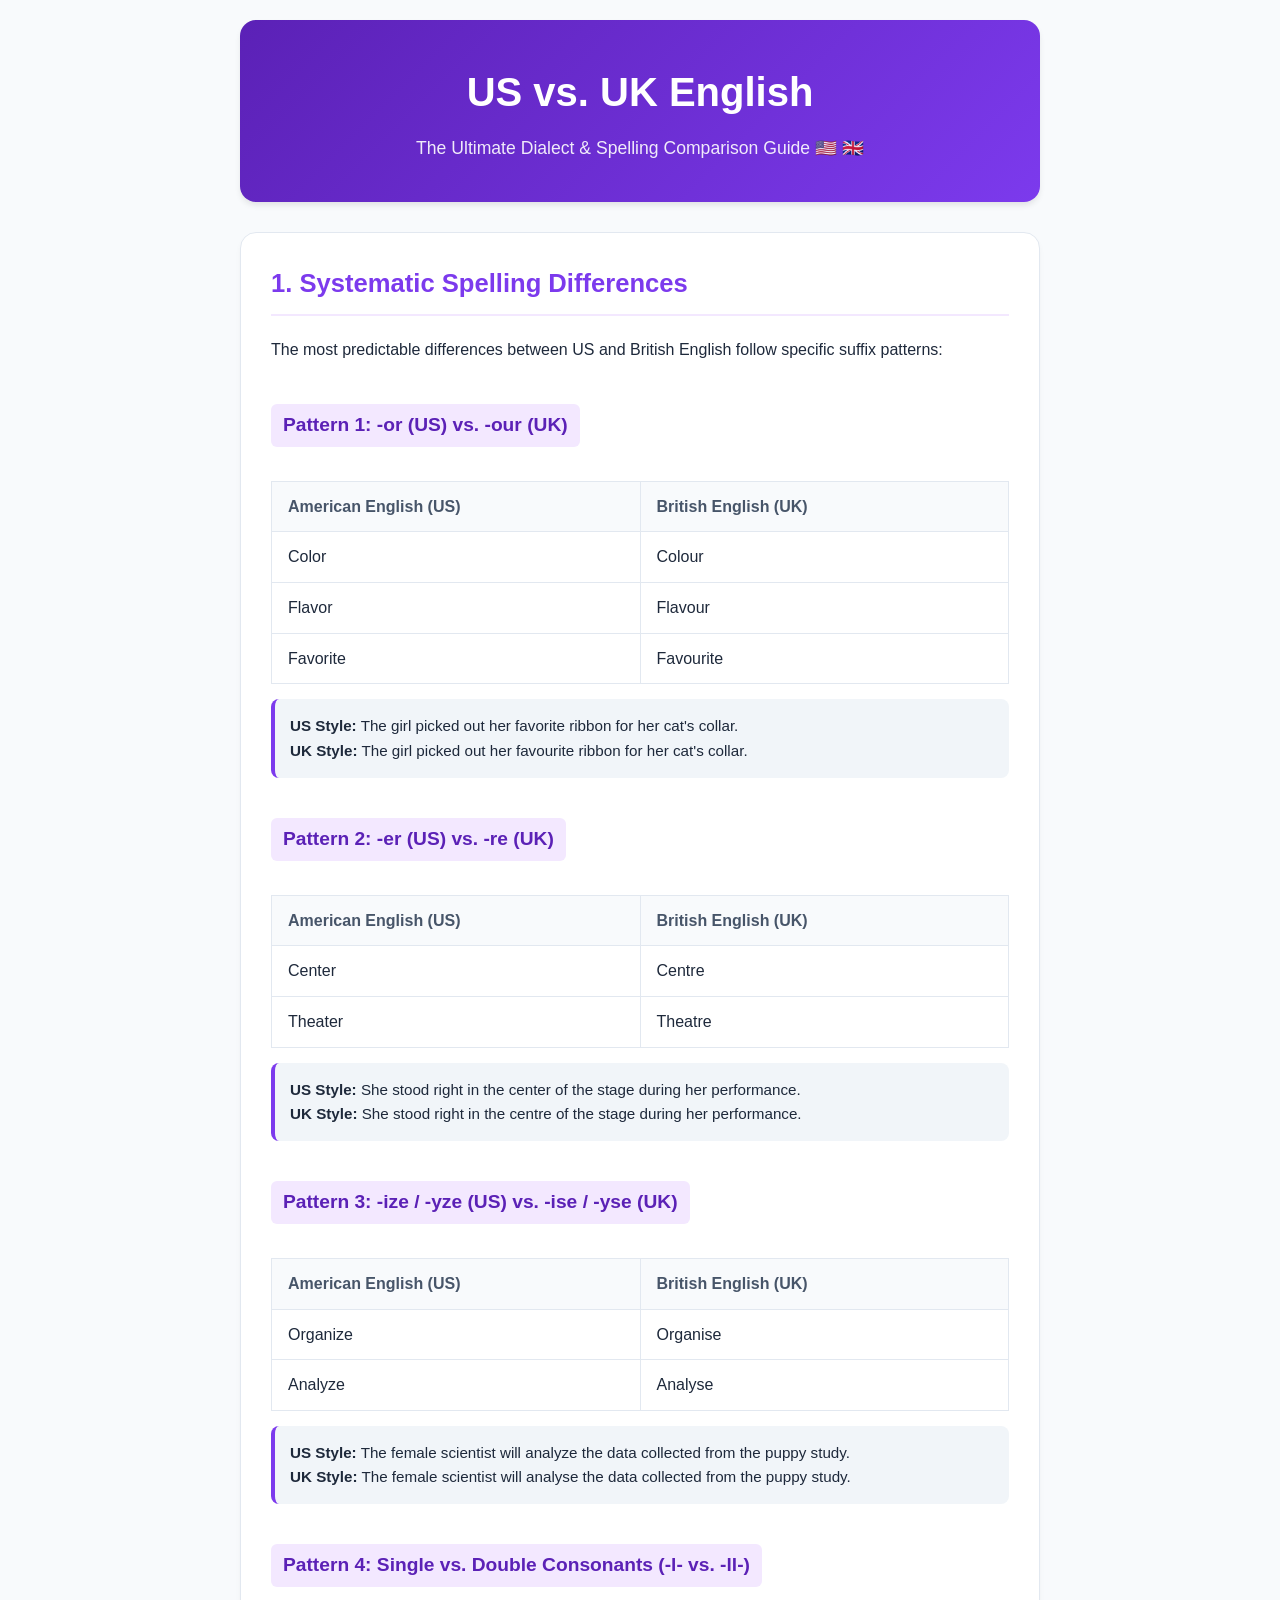
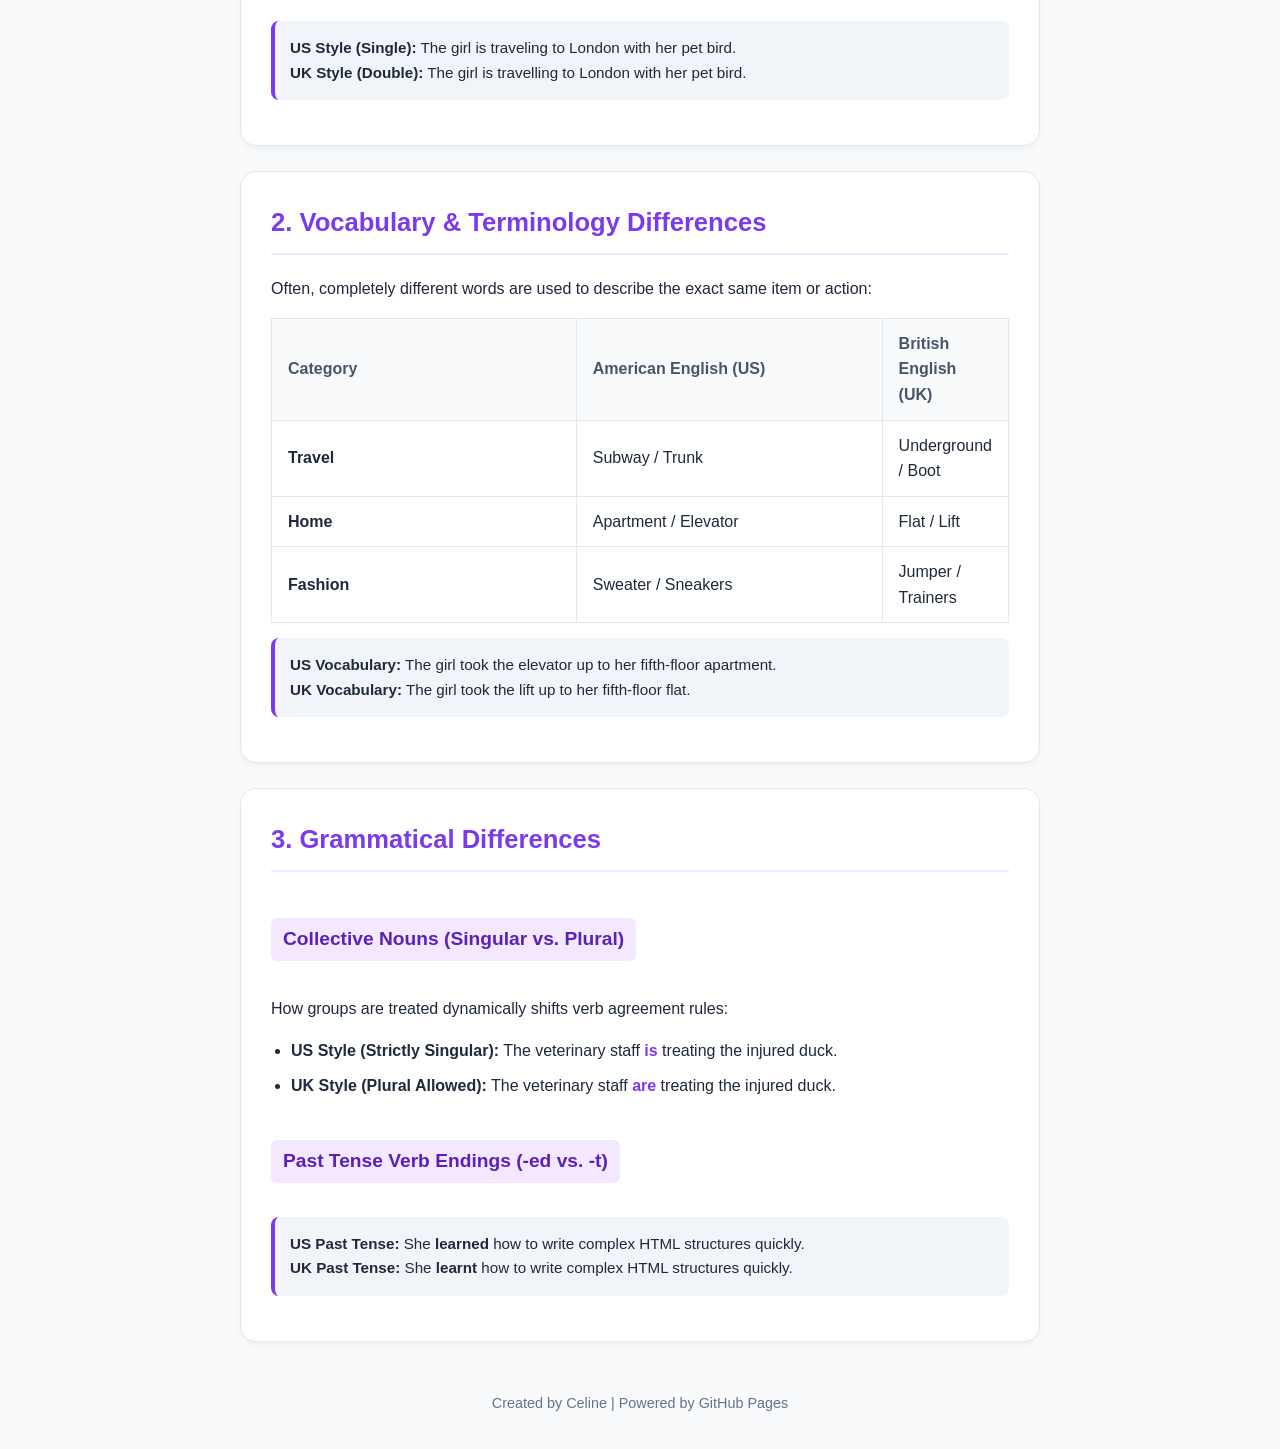
<file: American and British English/index.html>
<!DOCTYPE html>
<html lang="en">
<head>
    <meta charset="UTF-8">
    <meta name="viewport" content="width=device-width, initial-scale=1.0">
    <title>American English vs. British English Guide</title>
    <link rel="stylesheet" href="style.css">
</head>
<body class="theme-purple-page">

<div class="container">

    <header class="theme-purple">
        <h1>US vs. UK English</h1>
        <p class="subtitle">The Ultimate Dialect & Spelling Comparison Guide 🇺🇸 🇬🇧</p>
    </header>

    <!-- SECTION 1: SYSTEMATIC SPELLING -->
    <div class="card">
        <h2>1. Systematic Spelling Differences</h2>
        <p>The most predictable differences between US and British English follow specific suffix patterns:</p>
        
        <h3>Pattern 1: -or (US) vs. -our (UK)</h3>
        <table>
            <thead>
                <tr>
                    <th>American English (US)</th>
                    <th>British English (UK)</th>
                </tr>
            </thead>
            <tbody>
                <tr><td>Color</td><td>Colour</td></tr>
                <tr><td>Flavor</td><td>Flavour</td></tr>
                <tr><td>Favorite</td><td>Favourite</td></tr>
            </tbody>
        </table>
        <div class="example-box">
            <strong>US Style:</strong> The girl picked out her favorite ribbon for her cat's collar.<br>
            <strong>UK Style:</strong> The girl picked out her favourite ribbon for her cat's collar.
        </div>

        <h3>Pattern 2: -er (US) vs. -re (UK)</h3>
        <table>
            <thead>
                <tr>
                    <th>American English (US)</th>
                    <th>British English (UK)</th>
                </tr>
            </thead>
            <tbody>
                <tr><td>Center</td><td>Centre</td></tr>
                <tr><td>Theater</td><td>Theatre</td></tr>
            </tbody>
        </table>
        <div class="example-box">
            <strong>US Style:</strong> She stood right in the center of the stage during her performance.<br>
            <strong>UK Style:</strong> She stood right in the centre of the stage during her performance.
        </div>

        <h3>Pattern 3: -ize / -yze (US) vs. -ise / -yse (UK)</h3>
        <table>
            <thead>
                <tr>
                    <th>American English (US)</th>
                    <th>British English (UK)</th>
                </tr>
            </thead>
            <tbody>
                <tr><td>Organize</td><td>Organise</td></tr>
                <tr><td>Analyze</td><td>Analyse</td></tr>
            </tbody>
        </table>
        <div class="example-box">
            <strong>US Style:</strong> The female scientist will analyze the data collected from the puppy study.<br>
            <strong>UK Style:</strong> The female scientist will analyse the data collected from the puppy study.
        </div>

        <h3>Pattern 4: Single vs. Double Consonants (-l- vs. -ll-)</h3>
        <div class="example-box">
            <strong>US Style (Single):</strong> The girl is traveling to London with her pet bird.<br>
            <strong>UK Style (Double):</strong> The girl is travelling to London with her pet bird.
        </div>
    </div>

    <!-- SECTION 2: VOCABULARY -->
    <div class="card">
        <h2>2. Vocabulary & Terminology Differences</h2>
        <p>Often, completely different words are used to describe the exact same item or action:</p>
        
        <table>
            <thead>
                <tr>
                    <th>Category</th>
                    <th>American English (US)</th>
                    <th>British English (UK)</th>
                </tr>
            </thead>
            <tbody>
                <tr>
                    <td><strong>Travel</strong></td>
                    <td>Subway / Trunk</td>
                    <td>Underground / Boot</td>
                </tr>
                <tr>
                    <td><strong>Home</strong></td>
                    <td>Apartment / Elevator</td>
                    <td>Flat / Lift</td>
                </tr>
                <tr>
                    <td><strong>Fashion</strong></td>
                    <td>Sweater / Sneakers</td>
                    <td>Jumper / Trainers</td>
                </tr>
            </tbody>
        </table>

        <div class="example-box">
            <strong>US Vocabulary:</strong> The girl took the elevator up to her fifth-floor apartment.<br>
            <strong>UK Vocabulary:</strong> The girl took the lift up to her fifth-floor flat.
        </div>
    </div>

    <!-- SECTION 3: GRAMMAR -->
    <div class="card">
        <h2>3. Grammatical Differences</h2>
        
        <h3>Collective Nouns (Singular vs. Plural)</h3>
        <p>How groups are treated dynamically shifts verb agreement rules:</p>
        <ul>
            <li><strong>US Style (Strictly Singular):</strong> The veterinary staff <span class="highlight">is</span> treating the injured duck.</li>
            <li><strong>UK Style (Plural Allowed):</strong> The veterinary staff <span class="highlight">are</span> treating the injured duck.</li>
        </ul>

        <h3>Past Tense Verb Endings (-ed vs. -t)</h3>
        <div class="example-box">
            <strong>US Past Tense:</strong> She <strong>learned</strong> how to write complex HTML structures quickly.<br>
            <strong>UK Past Tense:</strong> She <strong>learnt</strong> how to write complex HTML structures quickly.
        </div>
    </div>

    <footer>
        <p>Created by Celine | Powered by GitHub Pages</p>
    </footer>

</div>

</body>
</html>
</file>
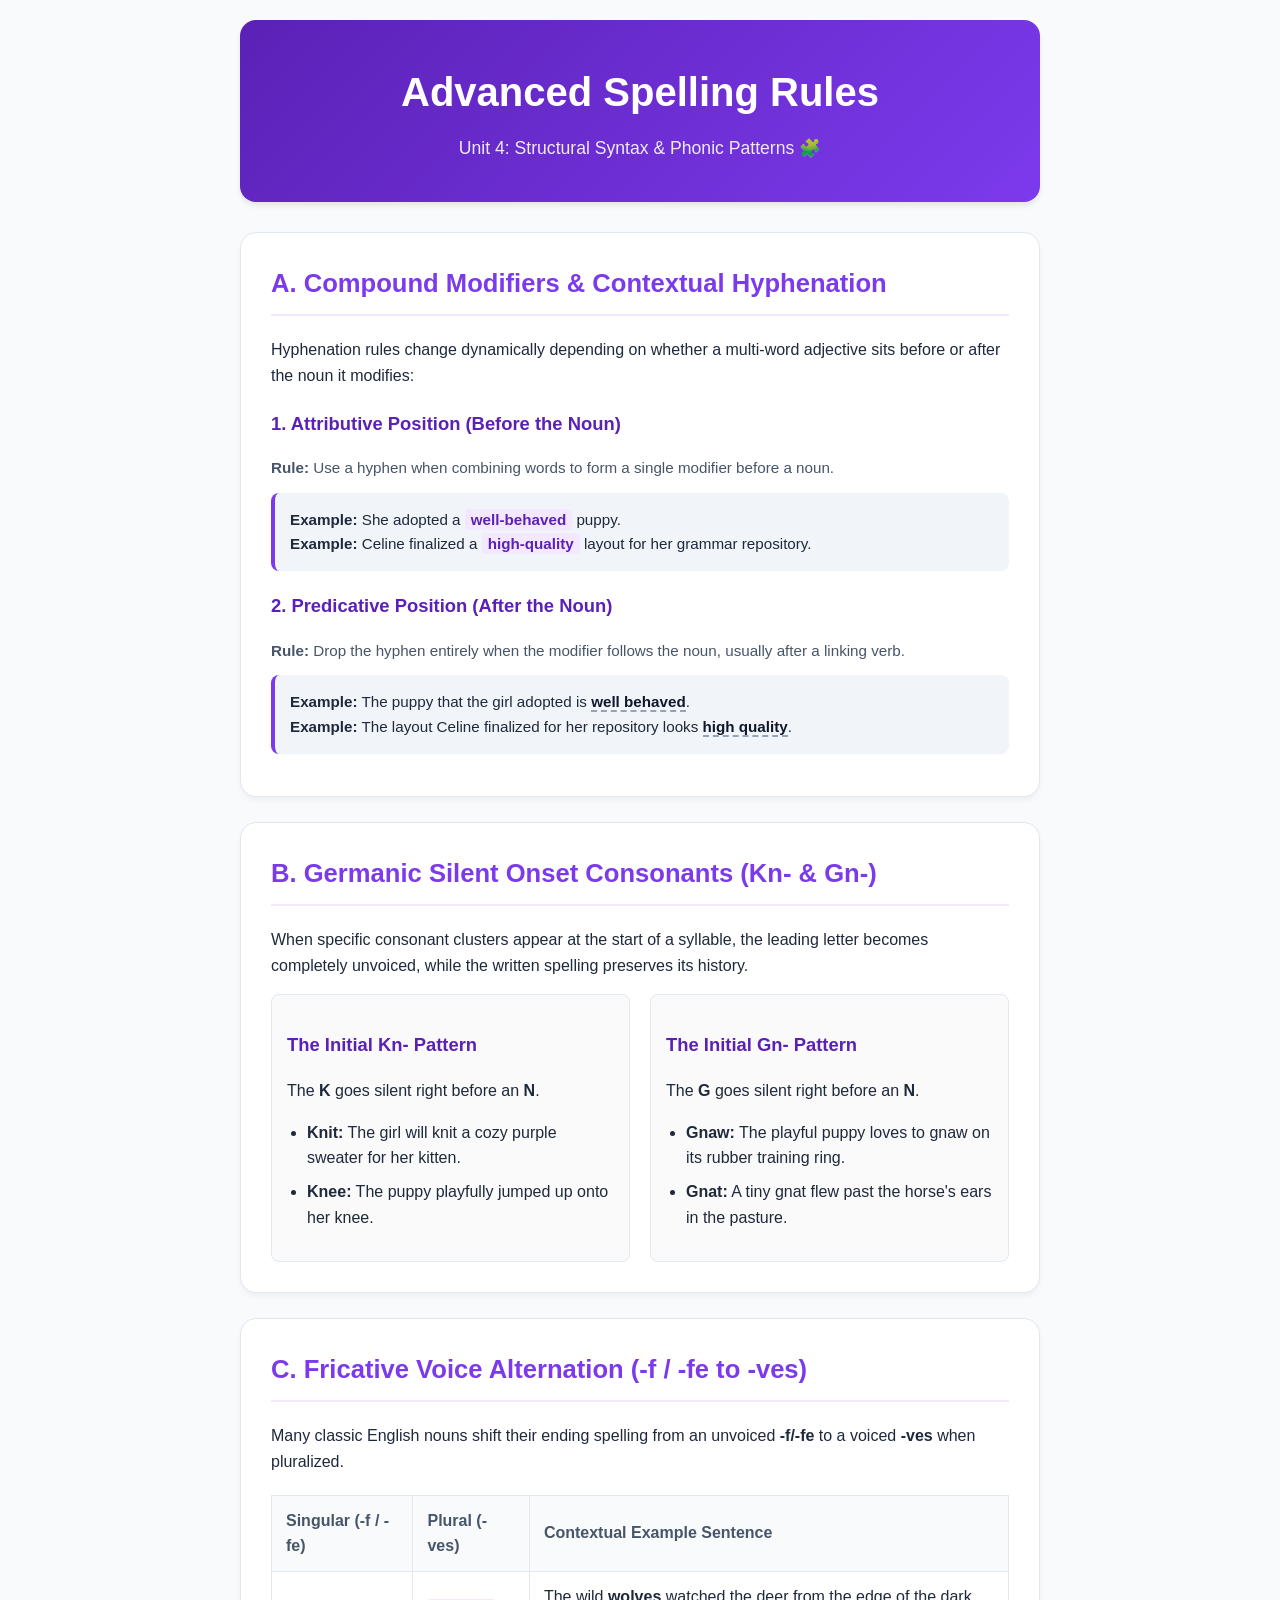
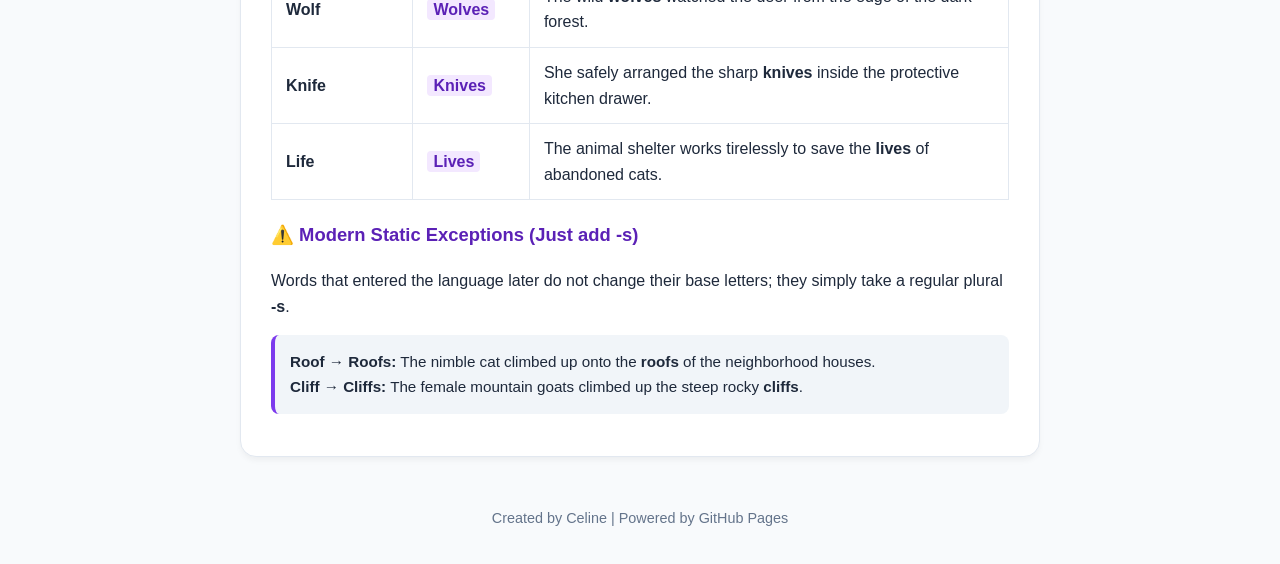
<file: Hyphenation Rules (Compound Modifiers)etc./index.html>
<!DOCTYPE html>
<html lang="en">
<head>
    <meta charset="UTF-8">
    <meta name="viewport" content="width=device-width, initial-scale=1.0">
    <title>Advanced Structural & Phonic Spelling Rules</title>
    <link rel="stylesheet" href="style.css">
</head>
<body class="theme-purple-page">

<div class="container">

    <header class="theme-purple">
        <h1>Advanced Spelling Rules</h1>
        <p class="subtitle">Unit 4: Structural Syntax & Phonic Patterns 🧩</p>
    </header>

    <!-- SECTION A: HYPHENATION -->
    <div class="card">
        <h2>A. Compound Modifiers & Contextual Hyphenation</h2>
        <p>Hyphenation rules change dynamically depending on whether a multi-word adjective sits before or after the noun it modifies:</p>
        
        <h3>1. Attributive Position (Before the Noun)</h3>
        <p class="rule-detail"><strong>Rule:</strong> Use a hyphen when combining words to form a single modifier before a noun.</p>
        <div class="example-box">
            <strong>Example:</strong> She adopted a <span class="highlight-text">well-behaved</span> puppy.<br>
            <strong>Example:</strong> Celine finalized a <span class="highlight-text">high-quality</span> layout for her grammar repository.
        </div>

        <h3>2. Predicative Position (After the Noun)</h3>
        <p class="rule-detail"><strong>Rule:</strong> Drop the hyphen entirely when the modifier follows the noun, usually after a linking verb.</p>
        <div class="example-box">
            <strong>Example:</strong> The puppy that the girl adopted is <span class="neutral-text">well behaved</span>.<br>
            <strong>Example:</strong> The layout Celine finalized for her repository looks <span class="neutral-text">high quality</span>.
        </div>
    </div>

    <!-- SECTION B: SILENT ONSET CONSONANTS -->
    <div class="card">
        <h2>B. Germanic Silent Onset Consonants (Kn- & Gn-)</h2>
        <p>When specific consonant clusters appear at the start of a syllable, the leading letter becomes completely unvoiced, while the written spelling preserves its history.</p>
        
        <div class="split-layout">
            <div class="split-column">
                <h3>The Initial Kn- Pattern</h3>
                <p>The <strong>K</strong> goes silent right before an <strong>N</strong>.</p>
                <ul>
                    <li><strong>Knit:</strong> The girl will knit a cozy purple sweater for her kitten.</li>
                    <li><strong>Knee:</strong> The puppy playfully jumped up onto her knee.</li>
                </ul>
            </div>
            <div class="split-column">
                <h3>The Initial Gn- Pattern</h3>
                <p>The <strong>G</strong> goes silent right before an <strong>N</strong>.</p>
                <ul>
                    <li><strong>Gnaw:</strong> The playful puppy loves to gnaw on its rubber training ring.</li>
                    <li><strong>Gnat:</strong> A tiny gnat flew past the horse's ears in the pasture.</li>
                </ul>
            </div>
        </div>
    </div>

    <!-- SECTION C: PLURALIZATION SHIFTS -->
    <div class="card">
        <h2>C. Fricative Voice Alternation (-f / -fe to -ves)</h2>
        <p>Many classic English nouns shift their ending spelling from an unvoiced <strong>-f/-fe</strong> to a voiced <strong>-ves</strong> when pluralized.</p>
        
        <table>
            <thead>
                <tr>
                    <th>Singular (-f / -fe)</th>
                    <th>Plural (-ves)</th>
                    <th>Contextual Example Sentence</th>
                </tr>
            </thead>
            <tbody>
                <tr>
                    <td><strong>Wolf</strong></td>
                    <td><span class="highlight-text">Wolves</span></td>
                    <td>The wild <strong>wolves</strong> watched the deer from the edge of the dark forest.</td>
                </tr>
                <tr>
                    <td><strong>Knife</strong></td>
                    <td><span class="highlight-text">Knives</span></td>
                    <td>She safely arranged the sharp <strong>knives</strong> inside the protective kitchen drawer.</td>
                </tr>
                <tr>
                    <td><strong>Life</strong></td>
                    <td><span class="highlight-text">Lives</span></td>
                    <td>The animal shelter works tirelessly to save the <strong>lives</strong> of abandoned cats.</td>
                </tr>
            </tbody>
        </table>

        <h3>⚠️ Modern Static Exceptions (Just add -s)</h3>
        <p>Words that entered the language later do not change their base letters; they simply take a regular plural <strong>-s</strong>.</p>
        <div class="example-box">
            <strong>Roof &rarr; Roofs:</strong> The nimble cat climbed up onto the <strong>roofs</strong> of the neighborhood houses.<br>
            <strong>Cliff &rarr; Cliffs:</strong> The female mountain goats climbed up the steep rocky <strong>cliffs</strong>.
        </div>
    </div>

    <footer>
        <p>Created by Celine | Powered by GitHub Pages</p>
    </footer>

</div>

</body>
</html>
</file>
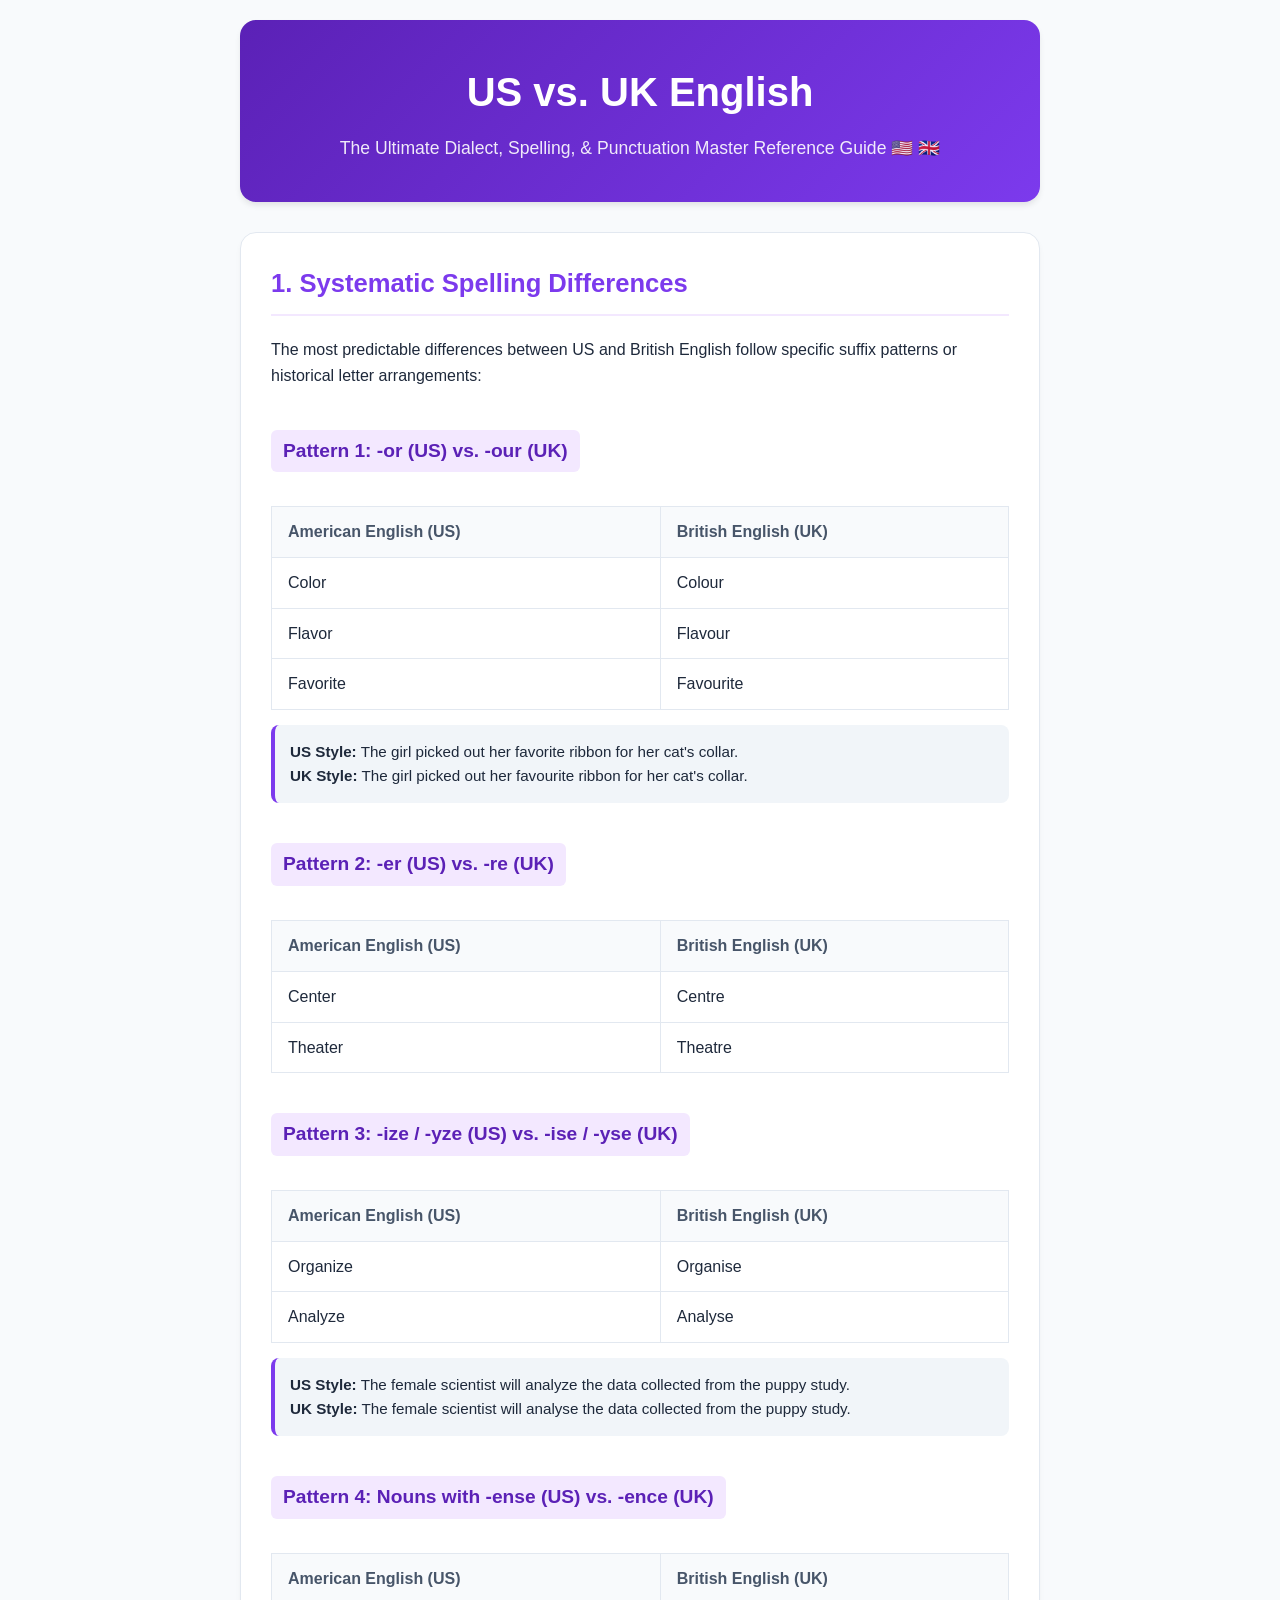
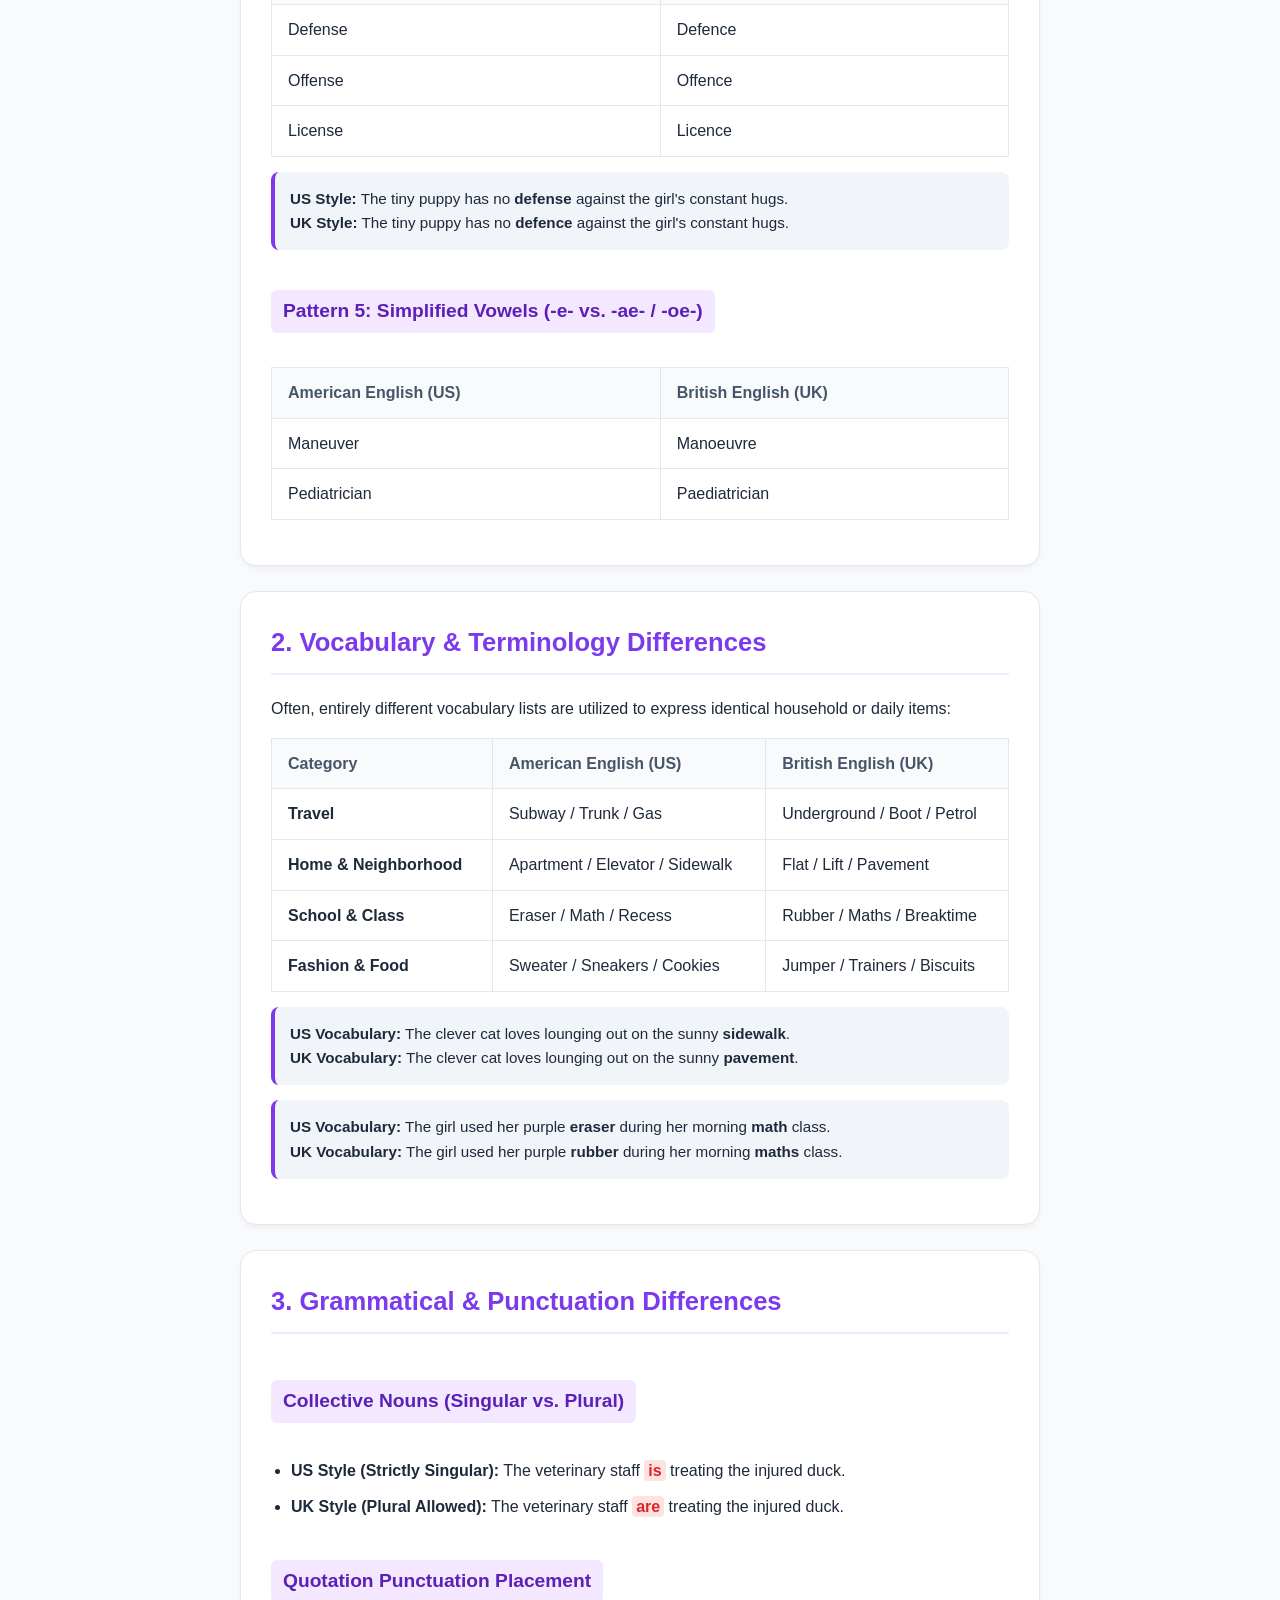
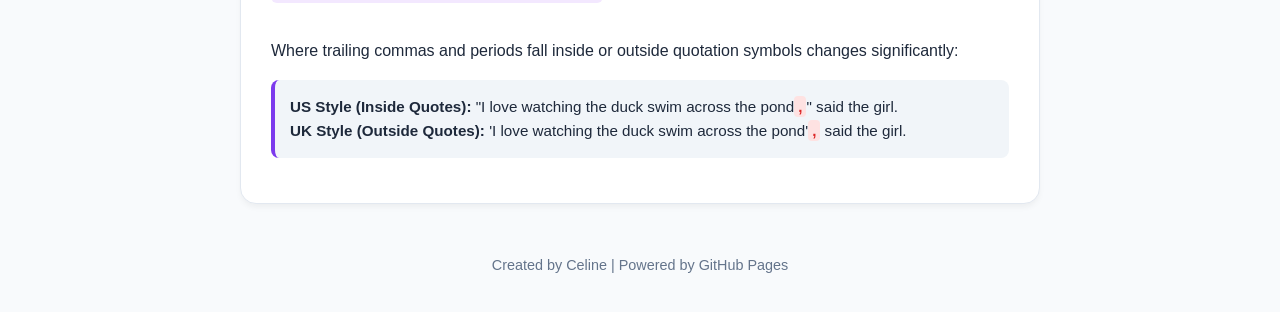
<file: More about American and British English/index.html>
<!DOCTYPE html>
<html lang="en">
<head>
    <meta charset="UTF-8">
    <meta name="viewport" content="width=device-width, initial-scale=1.0">
    <title>American English vs. British English Comprehensive Guide</title>
    <link rel="stylesheet" href="style.css">
</head>
<body class="theme-purple-page">

<div class="container">

    <header class="theme-purple">
        <h1>US vs. UK English</h1>
        <p class="subtitle">The Ultimate Dialect, Spelling, & Punctuation Master Reference Guide 🇺🇸 🇬🇧</p>
    </header>

    <!-- SECTION 1: SYSTEMATIC SPELLING -->
    <div class="card">
        <h2>1. Systematic Spelling Differences</h2>
        <p>The most predictable differences between US and British English follow specific suffix patterns or historical letter arrangements:</p>
        
        <h3>Pattern 1: -or (US) vs. -our (UK)</h3>
        <table>
            <thead>
                <tr>
                    <th>American English (US)</th>
                    <th>British English (UK)</th>
                </tr>
            </thead>
            <tbody>
                <tr><td>Color</td><td>Colour</td></tr>
                <tr><td>Flavor</td><td>Flavour</td></tr>
                <tr><td>Favorite</td><td>Favourite</td></tr>
            </tbody>
        </table>
        <div class="example-box">
            <strong>US Style:</strong> The girl picked out her favorite ribbon for her cat's collar.<br>
            <strong>UK Style:</strong> The girl picked out her favourite ribbon for her cat's collar.
        </div>

        <h3>Pattern 2: -er (US) vs. -re (UK)</h3>
        <table>
            <thead>
                <tr>
                    <th>American English (US)</th>
                    <th>British English (UK)</th>
                </tr>
            </thead>
            <tbody>
                <tr><td>Center</td><td>Centre</td></tr>
                <tr><td>Theater</td><td>Theatre</td></tr>
            </tbody>
        </table>

        <h3>Pattern 3: -ize / -yze (US) vs. -ise / -yse (UK)</h3>
        <table>
            <thead>
                <tr>
                    <th>American English (US)</th>
                    <th>British English (UK)</th>
                </tr>
            </thead>
            <tbody>
                <tr><td>Organize</td><td>Organise</td></tr>
                <tr><td>Analyze</td><td>Analyse</td></tr>
            </tbody>
        </table>
        <div class="example-box">
            <strong>US Style:</strong> The female scientist will analyze the data collected from the puppy study.<br>
            <strong>UK Style:</strong> The female scientist will analyse the data collected from the puppy study.
        </div>

        <h3>Pattern 4: Nouns with -ense (US) vs. -ence (UK)</h3>
        <table>
            <thead>
                <tr>
                    <th>American English (US)</th>
                    <th>British English (UK)</th>
                </tr>
            </thead>
            <tbody>
                <tr><td>Defense</td><td>Defence</td></tr>
                <tr><td>Offense</td><td>Offence</td></tr>
                <tr><td>License</td><td>Licence</td></tr>
            </tbody>
        </table>
        <div class="example-box">
            <strong>US Style:</strong> The tiny puppy has no <strong>defense</strong> against the girl's constant hugs.<br>
            <strong>UK Style:</strong> The tiny puppy has no <strong>defence</strong> against the girl's constant hugs.
        </div>

        <h3>Pattern 5: Simplified Vowels (-e- vs. -ae- / -oe-)</h3>
        <table>
            <thead>
                <tr>
                    <th>American English (US)</th>
                    <th>British English (UK)</th>
                </tr>
            </thead>
            <tbody>
                <tr><td>Maneuver</td><td>Manoeuvre</td></tr>
                <tr><td>Pediatrician</td><td>Paediatrician</td></tr>
            </tbody>
        </table>
    </div>

    <!-- SECTION 2: VOCABULARY -->
    <div class="card">
        <h2>2. Vocabulary & Terminology Differences</h2>
        <p>Often, entirely different vocabulary lists are utilized to express identical household or daily items:</p>
        
        <table>
            <thead>
                <tr>
                    <th>Category</th>
                    <th>American English (US)</th>
                    <th>British English (UK)</th>
                </tr>
            </thead>
            <tbody>
                <tr>
                    <td><strong>Travel</strong></td>
                    <td>Subway / Trunk / Gas</td>
                    <td>Underground / Boot / Petrol</td>
                </tr>
                <tr>
                    <td><strong>Home & Neighborhood</strong></td>
                    <td>Apartment / Elevator / Sidewalk</td>
                    <td>Flat / Lift / Pavement</td>
                </tr>
                <tr>
                    <td><strong>School & Class</strong></td>
                    <td>Eraser / Math / Recess</td>
                    <td>Rubber / Maths / Breaktime</td>
                </tr>
                <tr>
                    <td><strong>Fashion & Food</strong></td>
                    <td>Sweater / Sneakers / Cookies</td>
                    <td>Jumper / Trainers / Biscuits</td>
                </tr>
            </tbody>
        </table>

        <div class="example-box">
            <strong>US Vocabulary:</strong> The clever cat loves lounging out on the sunny <strong>sidewalk</strong>.<br>
            <strong>UK Vocabulary:</strong> The clever cat loves lounging out on the sunny <strong>pavement</strong>.
        </div>
        <div class="example-box">
            <strong>US Vocabulary:</strong> The girl used her purple <strong>eraser</strong> during her morning <strong>math</strong> class.<br>
            <strong>UK Vocabulary:</strong> The girl used her purple <strong>rubber</strong> during her morning <strong>maths</strong> class.
        </div>
    </div>

    <!-- SECTION 3: GRAMMAR & PUNCTUATION -->
    <div class="card">
        <h2>3. Grammatical & Punctuation Differences</h2>
        
        <h3>Collective Nouns (Singular vs. Plural)</h3>
        <ul>
            <li><strong>US Style (Strictly Singular):</strong> The veterinary staff <span class="highlight">is</span> treating the injured duck.</li>
            <li><strong>UK Style (Plural Allowed):</strong> The veterinary staff <span class="highlight">are</span> treating the injured duck.</li>
        </ul>

        <h3>Quotation Punctuation Placement</h3>
        <p>Where trailing commas and periods fall inside or outside quotation symbols changes significantly:</p>
        <div class="example-box">
            <strong>US Style (Inside Quotes):</strong> "I love watching the duck swim across the pond<span class="highlight">,</span>" said the girl.<br>
            <strong>UK Style (Outside Quotes):</strong> 'I love watching the duck swim across the pond'<span class="highlight">,</span> said the girl.
        </div>
    </div>

    <footer>
        <p>Created by Celine | Powered by GitHub Pages</p>
    </footer>

</div>

</body>
</html>
</file>
<file: American and British English/style.css>
/* --- REGIONAL GRAMMAR DIALECT STYLES --- */

:root {
    /* --- THEME COLORS (DEEP PURPLE VARIATION) --- */
    --primary-purple: #7c3aed;
    --header-purple-dark: #5b21b6;
    --accent-purple-light: #f3e8ff;
    
    /* --- GLOBAL LAYOUT COLORS --- */
    --bg-page: #f8fafc;
    --bg-card: #ffffff;
    --text-main: #1e293b;
    --border-gray: #e2e8f0;
}

/* --- GLOBAL BODY & CONTAINER SETTINGS --- */
body {
    font-family: -apple-system, BlinkMacSystemFont, "Segoe UI", Roboto, sans-serif;
    background-color: var(--bg-page);
    color: var(--text-main);
    line-height: 1.6;
    margin: 0;
    padding: 20px;
}

.container {
    max-width: 800px;
    margin: 0 auto;
}

/* --- PURPLE HEADER BANNER --- */
header.theme-purple {
    text-align: center;
    padding: 40px 15px;
    background: linear-gradient(135deg, var(--header-purple-dark), var(--primary-purple));
    color: white;
    border-radius: 16px;
    margin-bottom: 30px;
    box-shadow: 0 4px 6px -1px rgba(0, 0, 0, 0.1);
}

h1 { 
    margin: 0; 
    font-size: 2.5rem; 
}

p.subtitle { 
    margin: 10px 0 0 0; 
    opacity: 0.9; 
    font-size: 1.1rem; 
}

/* --- CARDS & CONTENT DISPLAY --- */
.card {
    background: var(--bg-card);
    padding: 30px;
    border-radius: 16px;
    margin-bottom: 25px;
    box-shadow: 0 4px 6px -1px rgba(0, 0, 0, 0.05);
    border: 1px solid var(--border-gray);
}

.theme-purple-page h2 { 
    color: var(--primary-purple); 
    border-bottom: 2px solid var(--accent-purple-light);
    margin-top: 0;
    padding-bottom: 10px;
    font-size: 1.6rem;
}

.theme-purple-page h3 { 
    color: var(--header-purple-dark); 
    margin-top: 25px; 
    font-size: 1.2rem;
    background-color: var(--accent-purple-light);
    padding: 6px 12px;
    border-radius: 6px;
    display: inline-block;
}

/* --- DATA COMPARISON TABLES --- */
table {
    width: 100%;
    border-collapse: collapse;
    margin: 15px 0;
}

th, td {
    border: 1px solid var(--border-gray);
    padding: 12px 16px;
    text-align: left;
}

th {
    background-color: #f8fafc;
    color: #475569;
    font-weight: 600;
}

td {
    width: 50%;
}

/* --- EXAMPLES & HIGHLIGHTS --- */
.example-box {
    background-color: #f1f5f9;
    padding: 15px;
    border-radius: 8px;
    margin: 15px 0;
    border-left: 4px solid var(--primary-purple);
    font-size: 0.95rem;
}

.highlight {
    color: var(--primary-purple);
    font-weight: bold;
}

ul {
    padding-left: 20px;
}

li {
    margin-bottom: 10px;
}

/* --- FOOTER --- */
footer {
    text-align: center;
    margin-top: 50px;
    color: #64748b;
    font-size: 0.9rem;
}
</file>
<file: Hyphenation Rules (Compound Modifiers)etc./style.css>
/* --- ADVANCED STRUCTURAL GRAMMAR STYLES --- */

:root {
    /* --- THEME COLORS (PURPLE MASTER SYSTEM) --- */
    --primary-purple: #7c3aed;
    --header-purple-dark: #5b21b6;
    --accent-purple-light: #f3e8ff;
    
    /* --- GLOBAL LAYOUT COLORS --- */
    --bg-page: #f8fafc;
    --bg-card: #ffffff;
    --text-main: #1e293b;
    --border-gray: #e2e8f0;
}

/* --- GLOBAL BODY & CONTAINER SETTINGS --- */
body {
    font-family: -apple-system, BlinkMacSystemFont, "Segoe UI", Roboto, sans-serif;
    background-color: var(--bg-page);
    color: var(--text-main);
    line-height: 1.6;
    margin: 0;
    padding: 20px;
}

.container {
    max-width: 800px;
    margin: 0 auto;
}

/* --- PURPLE HEADER BANNER --- */
header.theme-purple {
    text-align: center;
    padding: 40px 15px;
    background: linear-gradient(135deg, var(--header-purple-dark), var(--primary-purple));
    color: white;
    border-radius: 16px;
    margin-bottom: 30px;
    box-shadow: 0 4px 6px -1px rgba(0, 0, 0, 0.1);
}

h1 { 
    margin: 0; 
    font-size: 2.5rem; 
}

p.subtitle { 
    margin: 10px 0 0 0; 
    opacity: 0.9; 
    font-size: 1.1rem; 
}

/* --- CARDS & CONTENT DISPLAY --- */
.card {
    background: var(--bg-card);
    padding: 30px;
    border-radius: 16px;
    margin-bottom: 25px;
    box-shadow: 0 4px 6px -1px rgba(0, 0, 0, 0.05);
    border: 1px solid var(--border-gray);
}

.theme-purple-page h2 { 
    color: var(--primary-purple); 
    border-bottom: 2px solid var(--accent-purple-light);
    margin-top: 0;
    padding-bottom: 10px;
    font-size: 1.6rem;
}

.theme-purple-page h3 { 
    color: var(--header-purple-dark); 
    margin-top: 20px; 
    font-size: 1.15rem;
    font-weight: 600;
}

.rule-detail {
    font-size: 0.95rem;
    color: #475569;
    margin-bottom: 5px;
}

/* --- SPLIT COLUMNS FOR PHONICS --- */
.split-layout {
    display: flex;
    gap: 20px;
    margin-top: 15px;
}

.split-column {
    flex: 1;
    background-color: #fafafa;
    padding: 15px;
    border-radius: 8px;
    border: 1px solid var(--border-gray);
}

/* --- DATA COMPARISON TABLES --- */
table {
    width: 100%;
    border-collapse: collapse;
    margin: 20px 0;
}

th, td {
    border: 1px solid var(--border-gray);
    padding: 12px 14px;
    text-align: left;
}

th {
    background-color: #f8fafc;
    color: #475569;
    font-weight: 600;
}

/* --- TEXT HIGHLIGHT MECHANICS --- */
.example-box {
    background-color: #f1f5f9;
    padding: 15px;
    border-radius: 8px;
    margin: 12px 0;
    border-left: 4px solid var(--primary-purple);
    font-size: 0.95rem;
}

.highlight-text {
    color: var(--header-purple-dark);
    font-weight: bold;
    background-color: var(--accent-purple-light);
    padding: 2px 6px;
    border-radius: 4px;
}

.neutral-text {
    font-weight: bold;
    color: #0f172a;
    border-bottom: 2px dashed #94a3b8;
}

ul {
    padding-left: 20px;
}

li {
    margin-bottom: 8px;
}

/* --- FOOTER --- */
footer {
    text-align: center;
    margin-top: 50px;
    color: #64748b;
    font-size: 0.9rem;
}
</file>
<file: More about American and British English/style.css>
/* --- REGIONAL GRAMMAR DIALECT STYLES --- */

:root {
    /* --- THEME COLORS (DEEP PURPLE VARIATION) --- */
    --primary-purple: #7c3aed;
    --header-purple-dark: #5b21b6;
    --accent-purple-light: #f3e8ff;
    
    /* --- GLOBAL LAYOUT COLORS --- */
    --bg-page: #f8fafc;
    --bg-card: #ffffff;
    --text-main: #1e293b;
    --border-gray: #e2e8f0;
}

/* --- GLOBAL BODY & CONTAINER SETTINGS --- */
body {
    font-family: -apple-system, BlinkMacSystemFont, "Segoe UI", Roboto, sans-serif;
    background-color: var(--bg-page);
    color: var(--text-main);
    line-height: 1.6;
    margin: 0;
    padding: 20px;
}

.container {
    max-width: 800px;
    margin: 0 auto;
}

/* --- PURPLE HEADER BANNER --- */
header.theme-purple {
    text-align: center;
    padding: 40px 15px;
    background: linear-gradient(135deg, var(--header-purple-dark), var(--primary-purple));
    color: white;
    border-radius: 16px;
    margin-bottom: 30px;
    box-shadow: 0 4px 6px -1px rgba(0, 0, 0, 0.1);
}

h1 { 
    margin: 0; 
    font-size: 2.5rem; 
}

p.subtitle { 
    margin: 10px 0 0 0; 
    opacity: 0.9; 
    font-size: 1.1rem; 
}

/* --- CARDS & CONTENT DISPLAY --- */
.card {
    background: var(--bg-card);
    padding: 30px;
    border-radius: 16px;
    margin-bottom: 25px;
    box-shadow: 0 4px 6px -1px rgba(0, 0, 0, 0.05);
    border: 1px solid var(--border-gray);
}

.theme-purple-page h2 { 
    color: var(--primary-purple); 
    border-bottom: 2px solid var(--accent-purple-light);
    margin-top: 0;
    padding-bottom: 10px;
    font-size: 1.6rem;
}

.theme-purple-page h3 { 
    color: var(--header-purple-dark); 
    margin-top: 25px; 
    font-size: 1.2rem;
    background-color: var(--accent-purple-light);
    padding: 6px 12px;
    border-radius: 6px;
    display: inline-block;
}

/* --- DATA COMPARISON TABLES --- */
table {
    width: 100%;
    border-collapse: collapse;
    margin: 15px 0;
}

th, td {
    border: 1px solid var(--border-gray);
    padding: 12px 16px;
    text-align: left;
}

th {
    background-color: #f8fafc;
    color: #475569;
    font-weight: 600;
}

/* --- EXAMPLES & HIGHLIGHTS --- */
.example-box {
    background-color: #f1f5f9;
    padding: 15px;
    border-radius: 8px;
    margin: 15px 0;
    border-left: 4px solid var(--primary-purple);
    font-size: 0.95rem;
}

.highlight {
    color: #dc2626; /* Changed to a bright warning red highlight for punctuation marks/verbs */
    font-weight: bold;
    background-color: #fee2e2;
    padding: 2px 4px;
    border-radius: 4px;
}

ul {
    padding-left: 20px;
}

li {
    margin-bottom: 10px;
}

/* --- FOOTER --- */
footer {
    text-align: center;
    margin-top: 50px;
    color: #64748b;
    font-size: 0.9rem;
}
</file>
